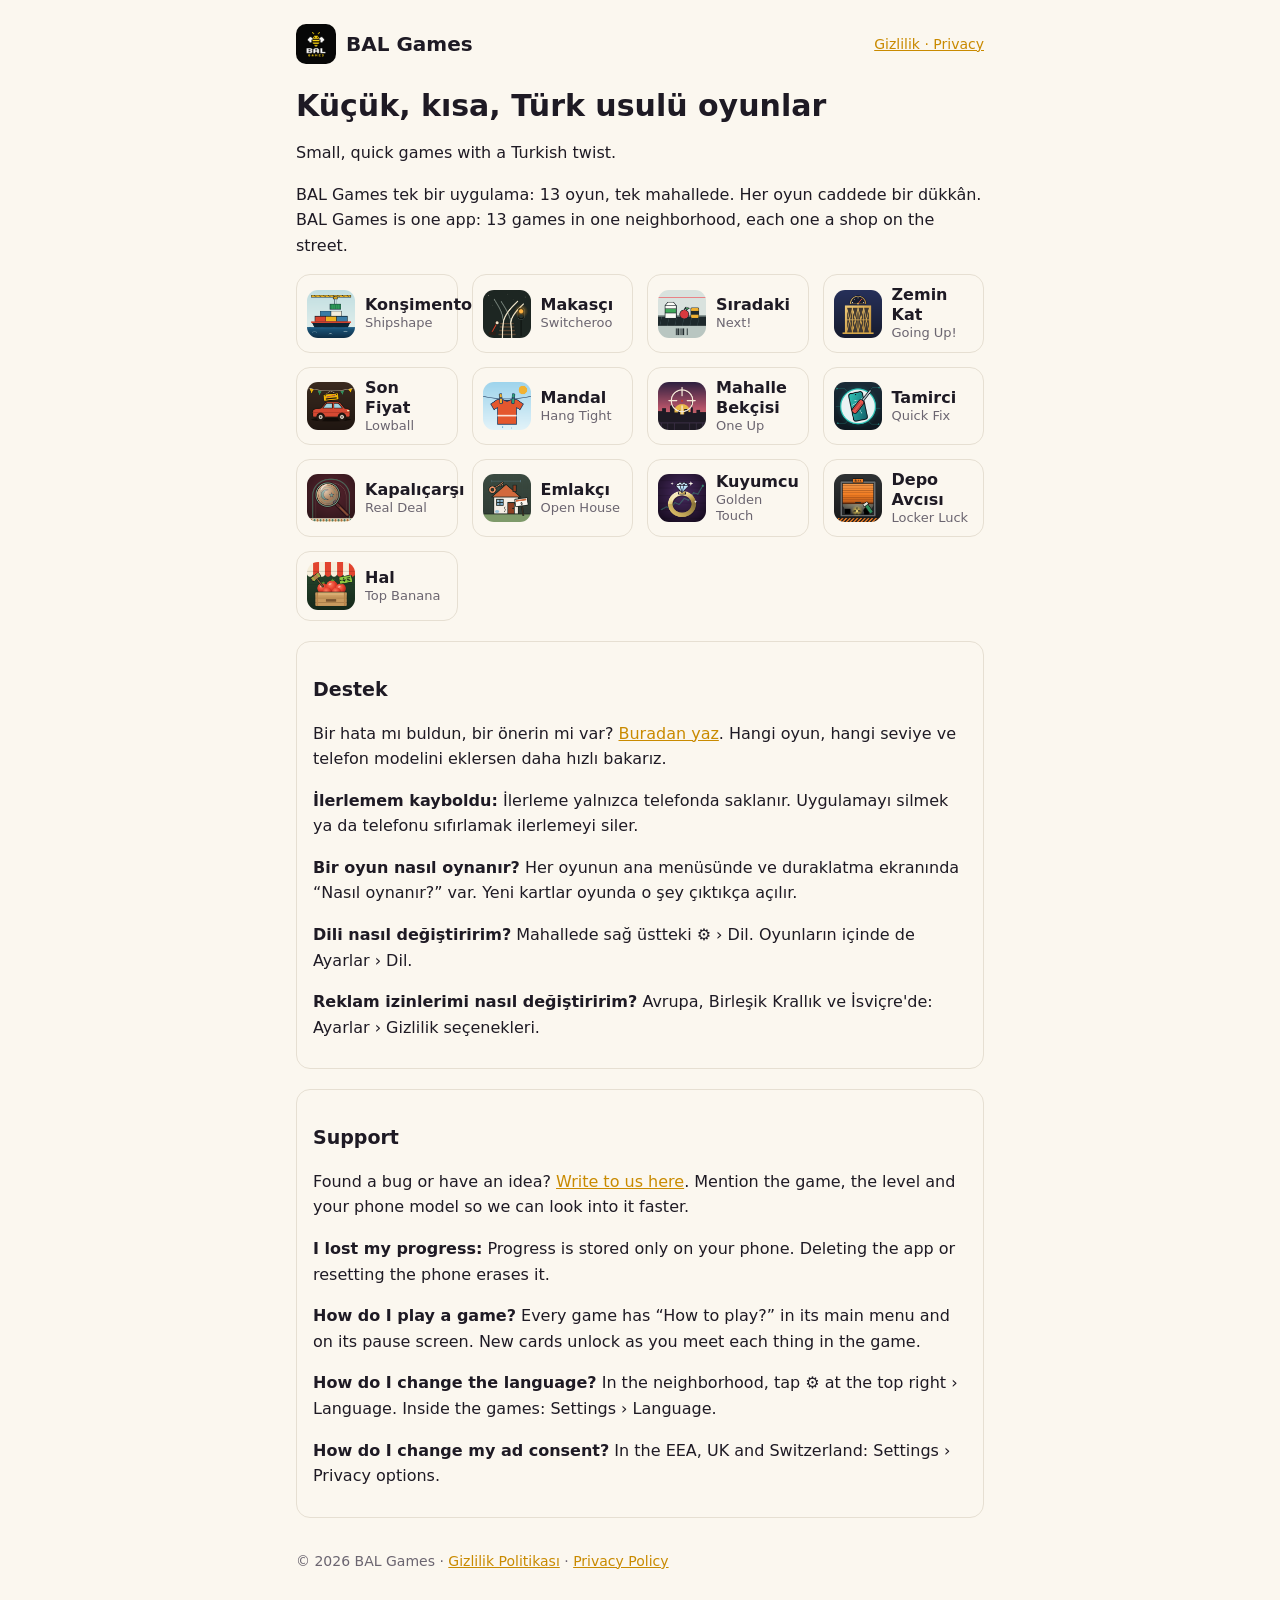
<file: index.html>
<!doctype html>
<html lang="tr">
<head>
<meta charset="utf-8">
<meta name="viewport" content="width=device-width, initial-scale=1">
<title>BAL Games · Destek · Support</title>
<link rel="stylesheet" href="stil.css">
</head>
<body>
<main>
<header>
  <a href="./" class="logo"><img src="bal-logo.png" alt="" width="40" height="40"> BAL Games</a>
  <nav><a href="gizlilik.html">Gizlilik · Privacy</a></nav>
</header>

<h1>Küçük, kısa, Türk usulü oyunlar</h1>
<p>Small, quick games with a Turkish twist.</p>
<p><span lang="tr">BAL Games tek bir uygulama: 13 oyun, tek mahallede. Her oyun caddede bir dükkân.</span><br>
<span lang="en">BAL Games is one app: 13 games in one neighborhood, each one a shop on the street.</span></p>

<ul class="oyunlar">
  <li><img src="ikon/konsimento.png" alt=""><span>Konşimento<small lang="en">Shipshape</small></span></li>
  <li><img src="ikon/makasci.png" alt=""><span>Makasçı<small lang="en">Switcheroo</small></span></li>
  <li><img src="ikon/siradaki.png" alt=""><span>Sıradaki<small lang="en">Next!</small></span></li>
  <li><img src="ikon/zemin-kat.png" alt=""><span>Zemin Kat<small lang="en">Going Up!</small></span></li>
  <li><img src="ikon/son-fiyat.png" alt=""><span>Son Fiyat<small lang="en">Lowball</small></span></li>
  <li><img src="ikon/mandal.png" alt=""><span>Mandal<small lang="en">Hang Tight</small></span></li>
  <li><img src="ikon/bir-sifir.png" alt=""><span>Mahalle Bekçisi<small lang="en">One Up</small></span></li>
  <li><img src="ikon/tamirci.png" alt=""><span>Tamirci<small lang="en">Quick Fix</small></span></li>
  <li><img src="ikon/antikaci.png" alt=""><span>Kapalıçarşı<small lang="en">Real Deal</small></span></li>
  <li><img src="ikon/emlakci.png" alt=""><span>Emlakçı<small lang="en">Open House</small></span></li>
  <li><img src="ikon/kuyumcu.png" alt=""><span>Kuyumcu<small lang="en">Golden Touch</small></span></li>
  <li><img src="ikon/depo-avcisi.png" alt=""><span>Depo Avcısı<small lang="en">Locker Luck</small></span></li>
  <li><img src="ikon/hal.png" alt=""><span>Hal<small lang="en">Top Banana</small></span></li>
</ul>

<div class="kutu" lang="tr">
<h2>Destek</h2>
<p>Bir hata mı buldun, bir önerin mi var? <a href="https://github.com/osmanbal97/balgames/issues/new">Buradan yaz</a>. Hangi oyun, hangi seviye ve telefon modelini eklersen daha hızlı bakarız.</p>
<p><b>İlerlemem kayboldu:</b> İlerleme yalnızca telefonda saklanır. Uygulamayı silmek ya da telefonu sıfırlamak ilerlemeyi siler.</p>
<p><b>Bir oyun nasıl oynanır?</b> Her oyunun ana menüsünde ve duraklatma ekranında “Nasıl oynanır?” var. Yeni kartlar oyunda o şey çıktıkça açılır.</p>
<p><b>Dili nasıl değiştiririm?</b> Mahallede sağ üstteki ⚙ › Dil. Oyunların içinde de Ayarlar › Dil.</p>
<p><b>Reklam izinlerimi nasıl değiştiririm?</b> Avrupa, Birleşik Krallık ve İsviçre'de: Ayarlar › Gizlilik seçenekleri.</p>
</div>

<div class="kutu" lang="en">
<h2>Support</h2>
<p>Found a bug or have an idea? <a href="https://github.com/osmanbal97/balgames/issues/new">Write to us here</a>. Mention the game, the level and your phone model so we can look into it faster.</p>
<p><b>I lost my progress:</b> Progress is stored only on your phone. Deleting the app or resetting the phone erases it.</p>
<p><b>How do I play a game?</b> Every game has “How to play?” in its main menu and on its pause screen. New cards unlock as you meet each thing in the game.</p>
<p><b>How do I change the language?</b> In the neighborhood, tap ⚙ at the top right › Language. Inside the games: Settings › Language.</p>
<p><b>How do I change my ad consent?</b> In the EEA, UK and Switzerland: Settings › Privacy options.</p>
</div>

<p class="tarih" style="margin-top:32px">© 2026 BAL Games · <a href="gizlilik.html">Gizlilik Politikası</a> · <a href="gizlilik.html#en">Privacy Policy</a></p>
</main>
</body>
</html>
</file>
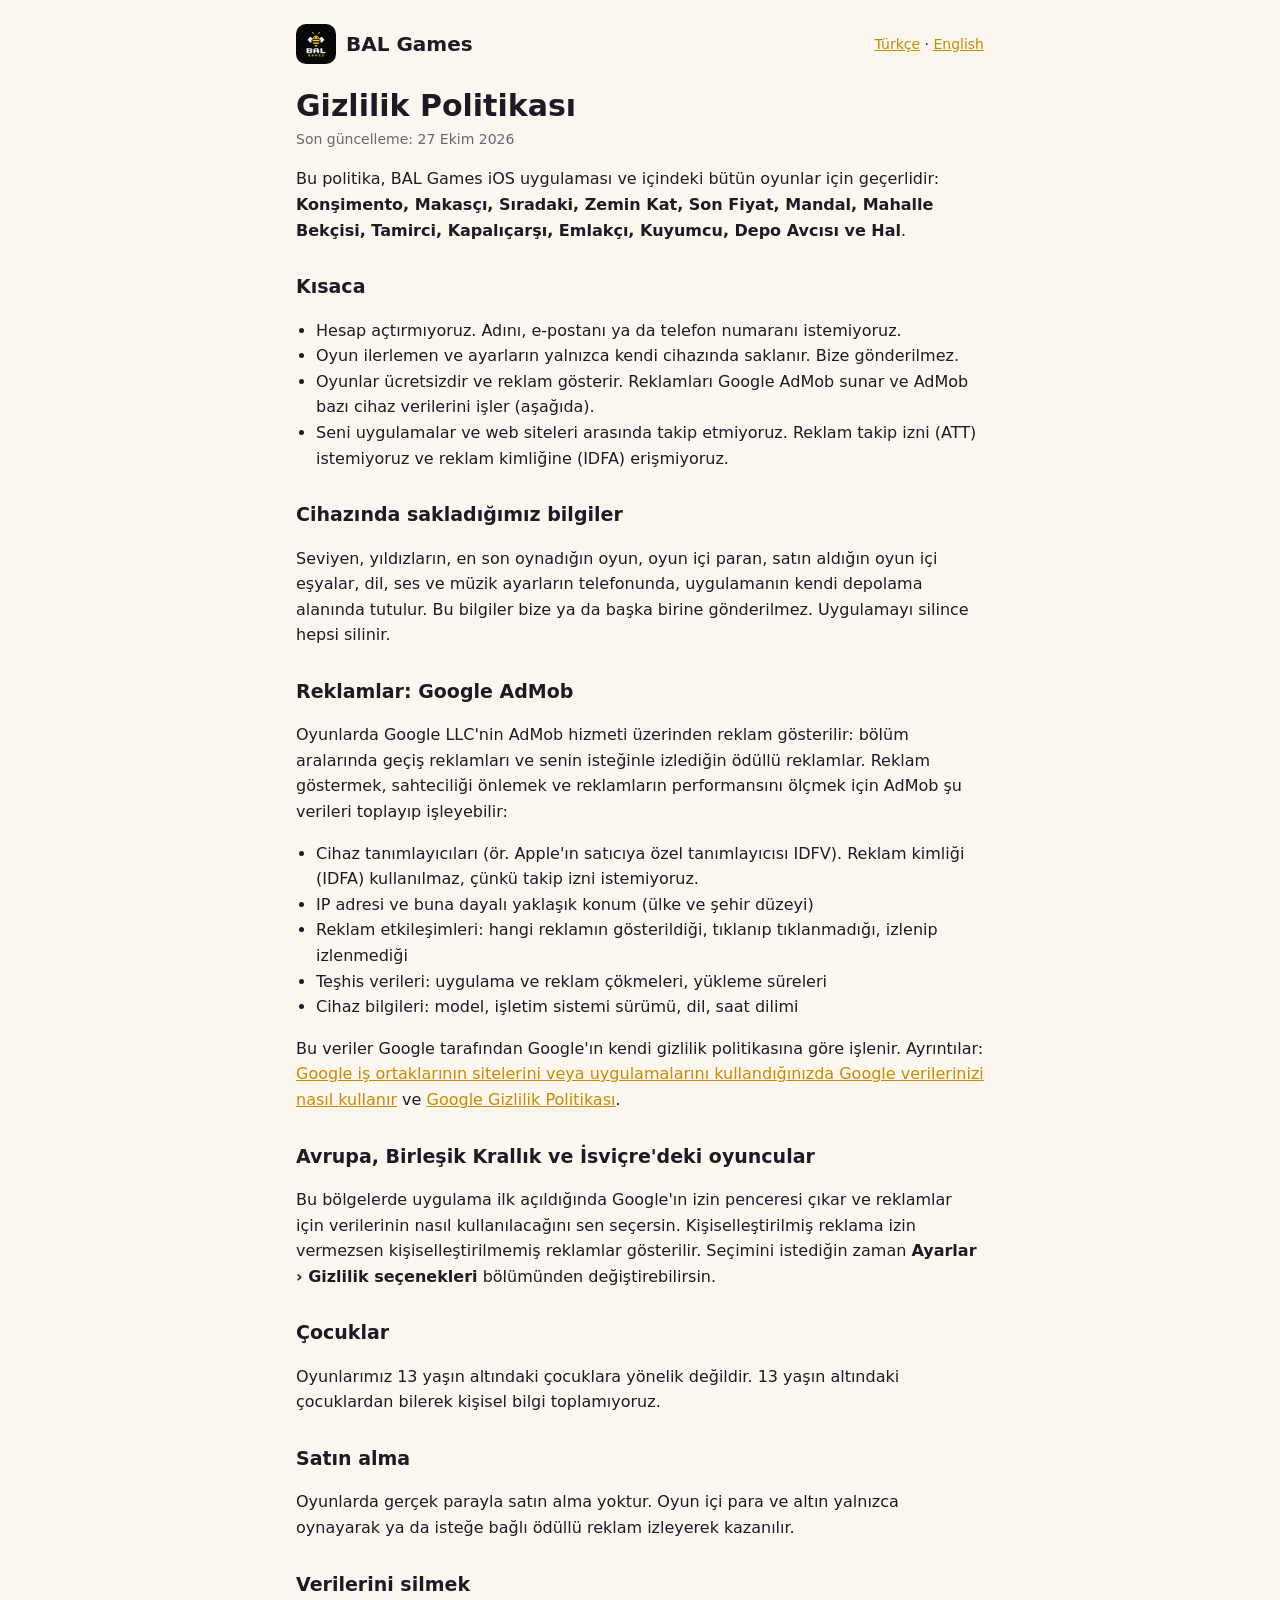
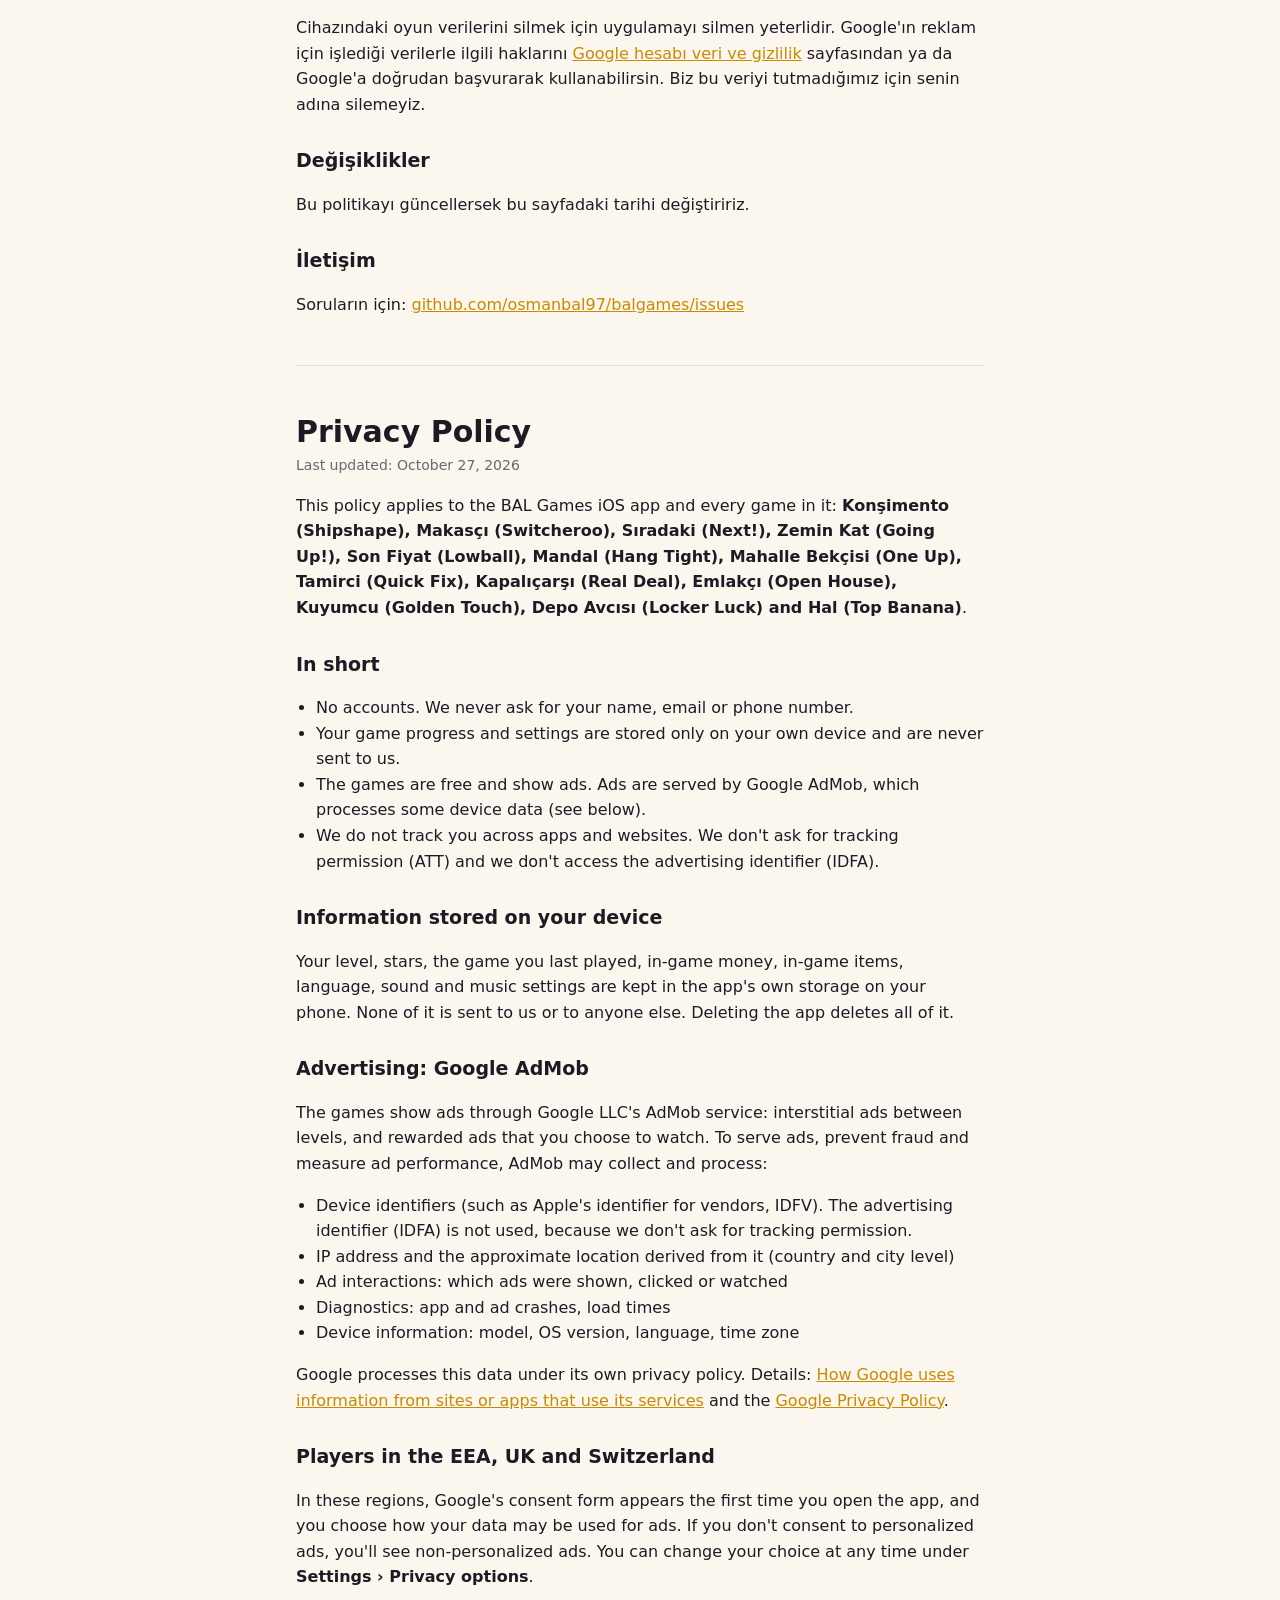
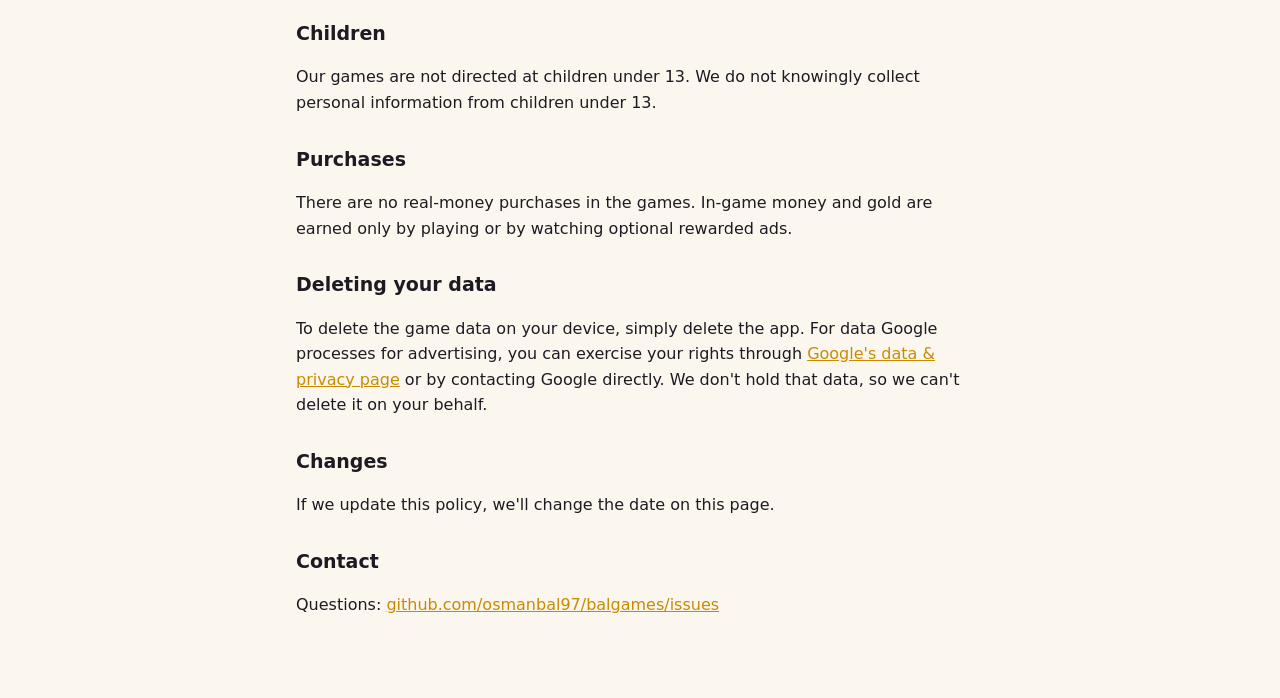
<file: gizlilik.html>
<!doctype html>
<html lang="tr">
<head>
<meta charset="utf-8">
<meta name="viewport" content="width=device-width, initial-scale=1">
<title>Gizlilik Politikası · Privacy Policy · BAL Games</title>
<link rel="stylesheet" href="stil.css">
</head>
<body>
<main>
<header>
  <a href="./" class="logo"><img src="bal-logo.png" alt="" width="40" height="40"> BAL Games</a>
  <nav><a href="#tr">Türkçe</a> · <a href="#en">English</a></nav>
</header>

<section id="tr" lang="tr">
<h1>Gizlilik Politikası</h1>
<p class="tarih">Son güncelleme: 27 Ekim 2026</p>

<p>Bu politika, BAL Games iOS uygulaması ve içindeki bütün oyunlar için geçerlidir: <b>Konşimento, Makasçı, Sıradaki, Zemin Kat, Son Fiyat, Mandal, Mahalle Bekçisi, Tamirci, Kapalıçarşı, Emlakçı, Kuyumcu, Depo Avcısı ve Hal</b>.</p>

<h2>Kısaca</h2>
<ul>
  <li>Hesap açtırmıyoruz. Adını, e-postanı ya da telefon numaranı istemiyoruz.</li>
  <li>Oyun ilerlemen ve ayarların yalnızca kendi cihazında saklanır. Bize gönderilmez.</li>
  <li>Oyunlar ücretsizdir ve reklam gösterir. Reklamları Google AdMob sunar ve AdMob bazı cihaz verilerini işler (aşağıda).</li>
  <li>Seni uygulamalar ve web siteleri arasında takip etmiyoruz. Reklam takip izni (ATT) istemiyoruz ve reklam kimliğine (IDFA) erişmiyoruz.</li>
</ul>

<h2>Cihazında sakladığımız bilgiler</h2>
<p>Seviyen, yıldızların, en son oynadığın oyun, oyun içi paran, satın aldığın oyun içi eşyalar, dil, ses ve müzik ayarların telefonunda, uygulamanın kendi depolama alanında tutulur. Bu bilgiler bize ya da başka birine gönderilmez. Uygulamayı silince hepsi silinir.</p>

<h2>Reklamlar: Google AdMob</h2>
<p>Oyunlarda Google LLC'nin AdMob hizmeti üzerinden reklam gösterilir: bölüm aralarında geçiş reklamları ve senin isteğinle izlediğin ödüllü reklamlar. Reklam göstermek, sahteciliği önlemek ve reklamların performansını ölçmek için AdMob şu verileri toplayıp işleyebilir:</p>
<ul>
  <li>Cihaz tanımlayıcıları (ör. Apple'ın satıcıya özel tanımlayıcısı IDFV). Reklam kimliği (IDFA) kullanılmaz, çünkü takip izni istemiyoruz.</li>
  <li>IP adresi ve buna dayalı yaklaşık konum (ülke ve şehir düzeyi)</li>
  <li>Reklam etkileşimleri: hangi reklamın gösterildiği, tıklanıp tıklanmadığı, izlenip izlenmediği</li>
  <li>Teşhis verileri: uygulama ve reklam çökmeleri, yükleme süreleri</li>
  <li>Cihaz bilgileri: model, işletim sistemi sürümü, dil, saat dilimi</li>
</ul>
<p>Bu veriler Google tarafından Google'ın kendi gizlilik politikasına göre işlenir. Ayrıntılar: <a href="https://policies.google.com/technologies/partner-sites">Google iş ortaklarının sitelerini veya uygulamalarını kullandığınızda Google verilerinizi nasıl kullanır</a> ve <a href="https://policies.google.com/privacy">Google Gizlilik Politikası</a>.</p>

<h2>Avrupa, Birleşik Krallık ve İsviçre'deki oyuncular</h2>
<p>Bu bölgelerde uygulama ilk açıldığında Google'ın izin penceresi çıkar ve reklamlar için verilerinin nasıl kullanılacağını sen seçersin. Kişiselleştirilmiş reklama izin vermezsen kişiselleştirilmemiş reklamlar gösterilir. Seçimini istediğin zaman <b>Ayarlar › Gizlilik seçenekleri</b> bölümünden değiştirebilirsin.</p>

<h2>Çocuklar</h2>
<p>Oyunlarımız 13 yaşın altındaki çocuklara yönelik değildir. 13 yaşın altındaki çocuklardan bilerek kişisel bilgi toplamıyoruz.</p>

<h2>Satın alma</h2>
<p>Oyunlarda gerçek parayla satın alma yoktur. Oyun içi para ve altın yalnızca oynayarak ya da isteğe bağlı ödüllü reklam izleyerek kazanılır.</p>

<h2>Verilerini silmek</h2>
<p>Cihazındaki oyun verilerini silmek için uygulamayı silmen yeterlidir. Google'ın reklam için işlediği verilerle ilgili haklarını <a href="https://myaccount.google.com/data-and-privacy">Google hesabı veri ve gizlilik</a> sayfasından ya da Google'a doğrudan başvurarak kullanabilirsin. Biz bu veriyi tutmadığımız için senin adına silemeyiz.</p>

<h2>Değişiklikler</h2>
<p>Bu politikayı güncellersek bu sayfadaki tarihi değiştiririz.</p>

<h2>İletişim</h2>
<p>Soruların için: <a href="https://github.com/osmanbal97/balgames/issues">github.com/osmanbal97/balgames/issues</a></p>
</section>

<hr>

<section id="en" lang="en">
<h1>Privacy Policy</h1>
<p class="tarih">Last updated: October 27, 2026</p>

<p>This policy applies to the BAL Games iOS app and every game in it: <b>Konşimento (Shipshape), Makasçı (Switcheroo), Sıradaki (Next!), Zemin Kat (Going Up!), Son Fiyat (Lowball), Mandal (Hang Tight), Mahalle Bekçisi (One Up), Tamirci (Quick Fix), Kapalıçarşı (Real Deal), Emlakçı (Open House), Kuyumcu (Golden Touch), Depo Avcısı (Locker Luck) and Hal (Top Banana)</b>.</p>

<h2>In short</h2>
<ul>
  <li>No accounts. We never ask for your name, email or phone number.</li>
  <li>Your game progress and settings are stored only on your own device and are never sent to us.</li>
  <li>The games are free and show ads. Ads are served by Google AdMob, which processes some device data (see below).</li>
  <li>We do not track you across apps and websites. We don't ask for tracking permission (ATT) and we don't access the advertising identifier (IDFA).</li>
</ul>

<h2>Information stored on your device</h2>
<p>Your level, stars, the game you last played, in-game money, in-game items, language, sound and music settings are kept in the app's own storage on your phone. None of it is sent to us or to anyone else. Deleting the app deletes all of it.</p>

<h2>Advertising: Google AdMob</h2>
<p>The games show ads through Google LLC's AdMob service: interstitial ads between levels, and rewarded ads that you choose to watch. To serve ads, prevent fraud and measure ad performance, AdMob may collect and process:</p>
<ul>
  <li>Device identifiers (such as Apple's identifier for vendors, IDFV). The advertising identifier (IDFA) is not used, because we don't ask for tracking permission.</li>
  <li>IP address and the approximate location derived from it (country and city level)</li>
  <li>Ad interactions: which ads were shown, clicked or watched</li>
  <li>Diagnostics: app and ad crashes, load times</li>
  <li>Device information: model, OS version, language, time zone</li>
</ul>
<p>Google processes this data under its own privacy policy. Details: <a href="https://policies.google.com/technologies/partner-sites">How Google uses information from sites or apps that use its services</a> and the <a href="https://policies.google.com/privacy">Google Privacy Policy</a>.</p>

<h2>Players in the EEA, UK and Switzerland</h2>
<p>In these regions, Google's consent form appears the first time you open the app, and you choose how your data may be used for ads. If you don't consent to personalized ads, you'll see non-personalized ads. You can change your choice at any time under <b>Settings › Privacy options</b>.</p>

<h2>Children</h2>
<p>Our games are not directed at children under 13. We do not knowingly collect personal information from children under 13.</p>

<h2>Purchases</h2>
<p>There are no real-money purchases in the games. In-game money and gold are earned only by playing or by watching optional rewarded ads.</p>

<h2>Deleting your data</h2>
<p>To delete the game data on your device, simply delete the app. For data Google processes for advertising, you can exercise your rights through <a href="https://myaccount.google.com/data-and-privacy">Google's data &amp; privacy page</a> or by contacting Google directly. We don't hold that data, so we can't delete it on your behalf.</p>

<h2>Changes</h2>
<p>If we update this policy, we'll change the date on this page.</p>

<h2>Contact</h2>
<p>Questions: <a href="https://github.com/osmanbal97/balgames/issues">github.com/osmanbal97/balgames/issues</a></p>
</section>
</main>
</body>
</html>
</file>
<file: stil.css>
:root { --bg: #FBF7EF; --ink: #1E1A24; --muted: #6B6570; --line: #E6DFD2; --accent: #C98A00; }
@media (prefers-color-scheme: dark) { :root { --bg: #141216; --ink: #F1ECE4; --muted: #A69FA9; --line: #2C2830; --accent: #F2B705; } }
* { box-sizing: border-box; }
body { margin: 0; background: var(--bg); color: var(--ink); font: 16px/1.6 -apple-system, system-ui, 'Segoe UI', Roboto, sans-serif; }
main { max-width: 720px; margin: 0 auto; padding: 24px 16px 64px; }
header { display: flex; align-items: center; justify-content: space-between; gap: 12px; flex-wrap: wrap; margin-bottom: 24px; }
.logo { display: flex; align-items: center; gap: 10px; font-weight: 800; font-size: 20px; color: var(--ink); text-decoration: none; }
.logo img { border-radius: 10px; }
a { color: var(--accent); }
nav { font-size: 14px; }
h1 { font-size: 30px; line-height: 1.2; margin: 8px 0 4px; }
h2 { font-size: 19px; margin: 28px 0 6px; }
.tarih { color: var(--muted); font-size: 14px; margin-top: 0; }
hr { border: 0; border-top: 1px solid var(--line); margin: 48px 0; }
ul { padding-left: 20px; }
.oyunlar { display: grid; grid-template-columns: repeat(auto-fill, minmax(150px, 1fr)); gap: 14px; margin: 16px 0 8px; padding: 0; list-style: none; }
.oyunlar li { display: flex; align-items: center; gap: 10px; padding: 10px; border: 1px solid var(--line); border-radius: 14px; font-weight: 700; }
.oyunlar img { width: 48px; height: 48px; border-radius: 11px; flex: none; }
.oyunlar span { display: flex; flex-direction: column; line-height: 1.25; min-width: 0; }
.oyunlar small { font-weight: 500; font-size: 13px; color: var(--muted); }
.kutu { border: 1px solid var(--line); border-radius: 14px; padding: 4px 16px 12px; margin-top: 20px; }
</file>
